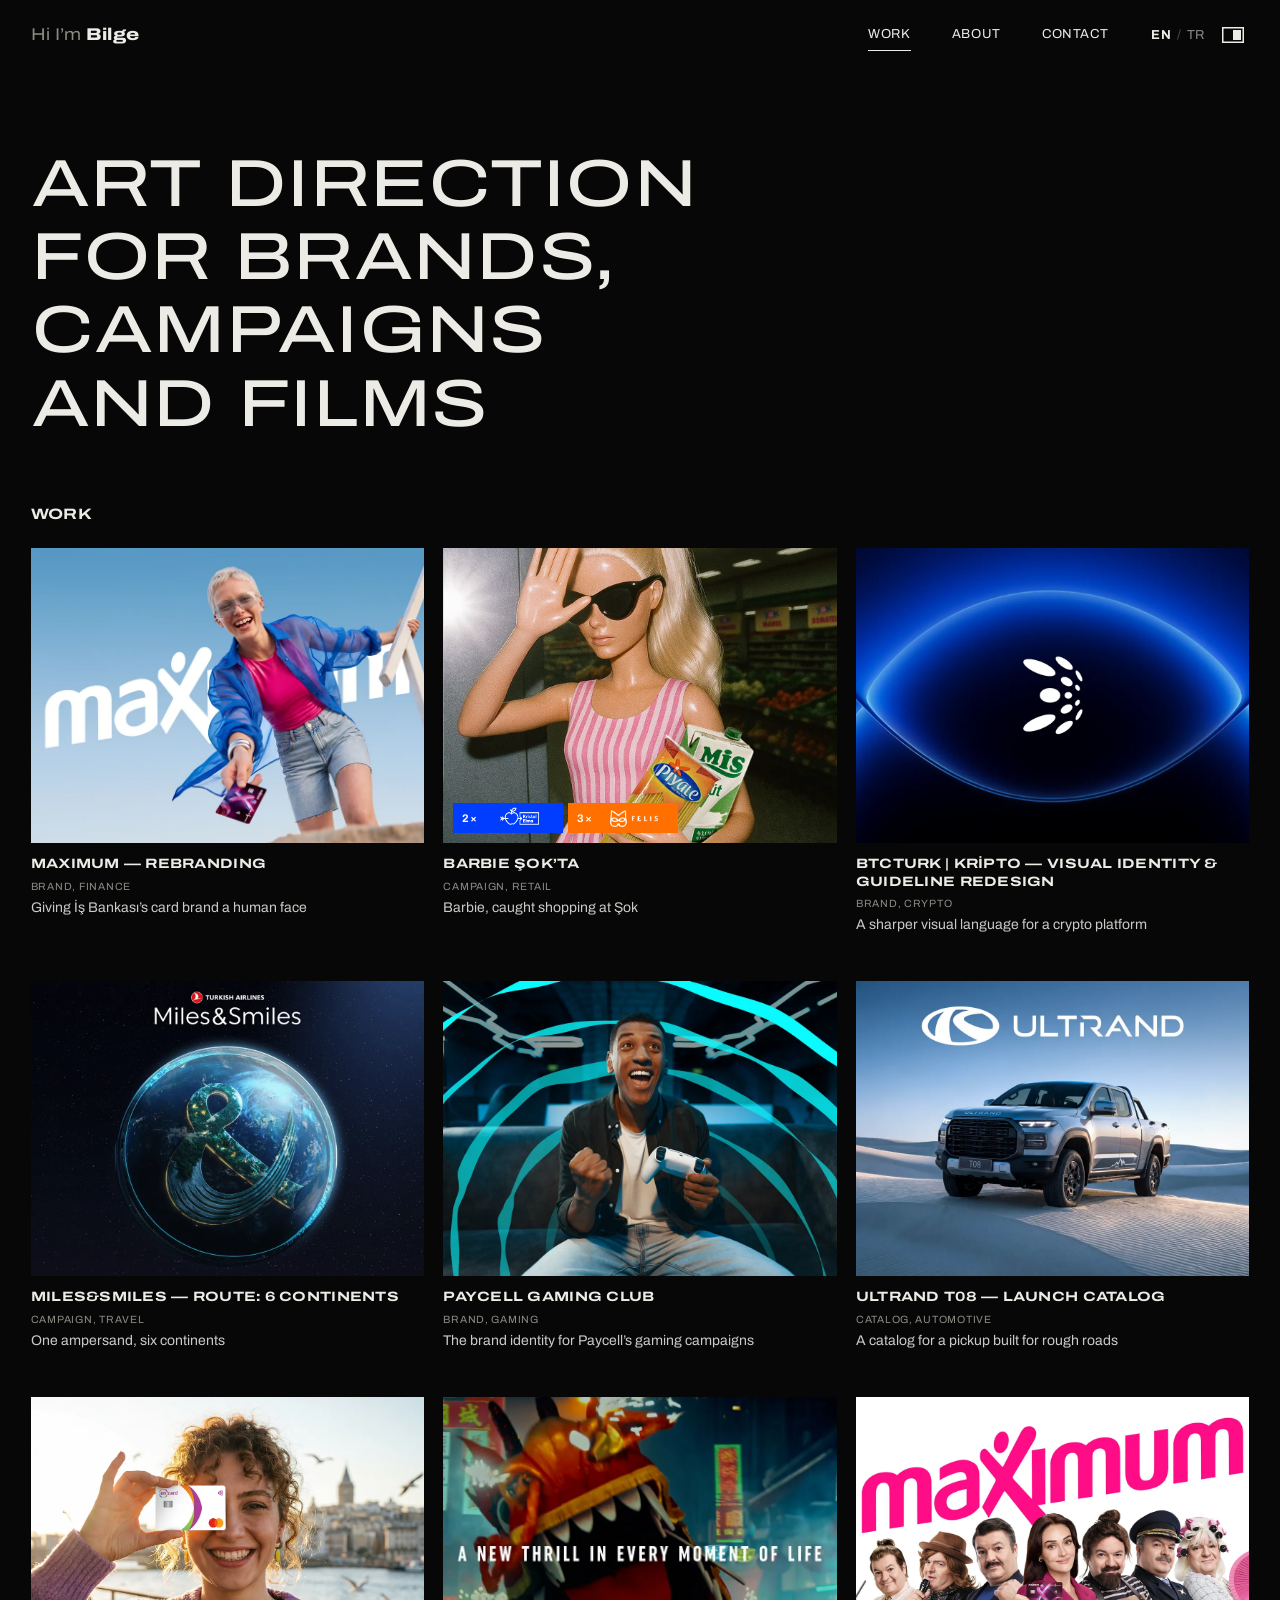
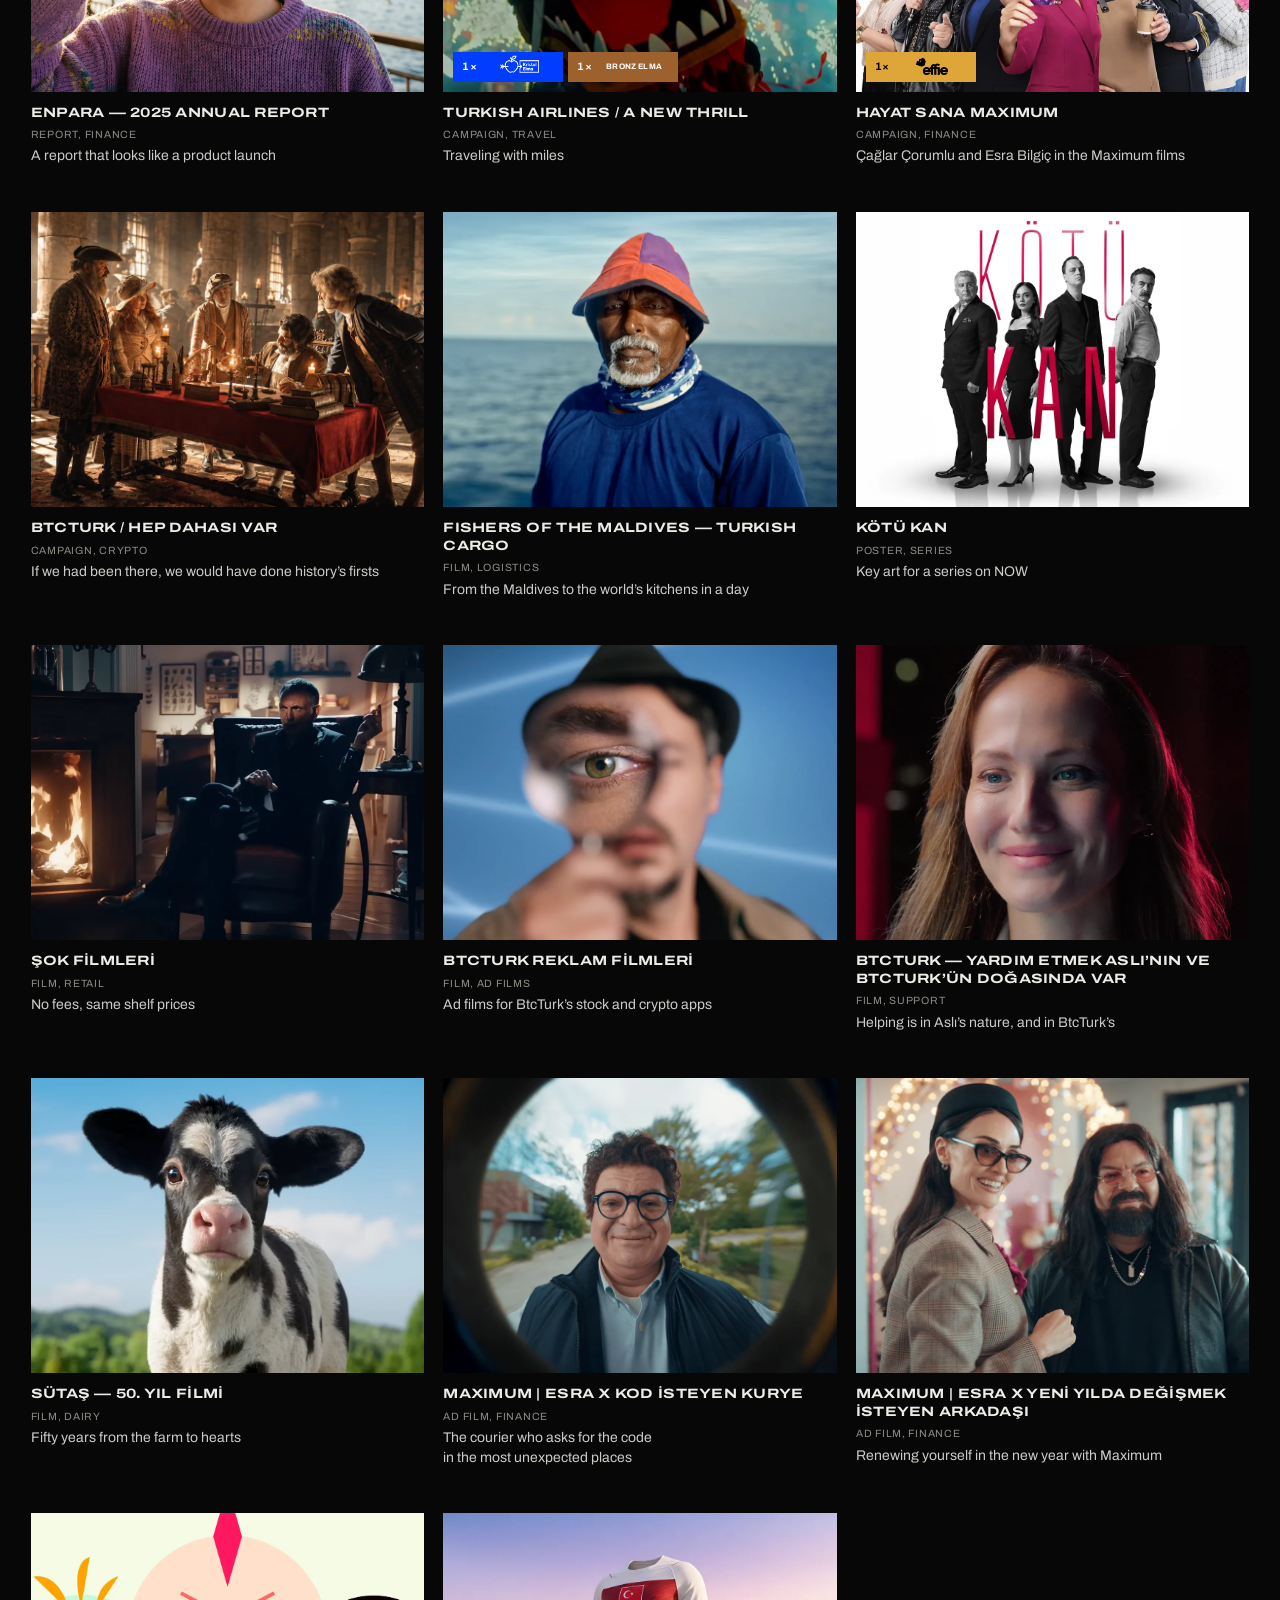
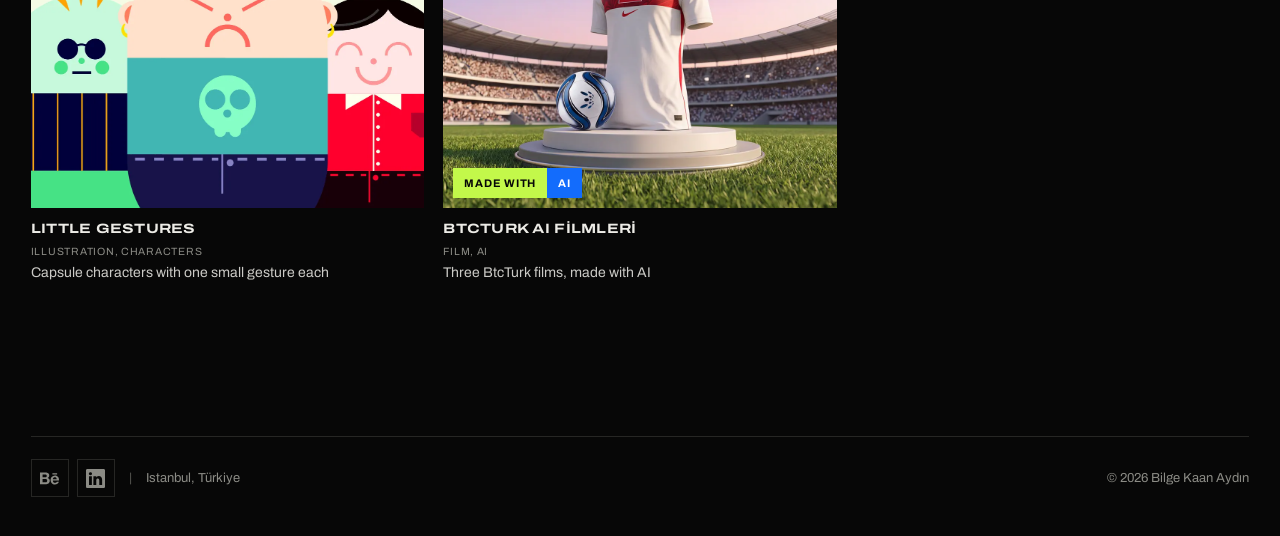
<file: index.html>
<!doctype html>
<html lang="en" data-theme="dark">
<head>
<meta charset="utf-8">
<meta name="viewport" content="width=device-width, initial-scale=1, viewport-fit=cover">
<title>Bilge Kaan — Senior Art Director</title>
<meta name="description" content="Portfolio of Bilge Kaan Aydın, senior art director in Istanbul. Brands, campaigns and films.">
<meta name="theme-color" content="#070707">
<link rel="icon" href="favicon.ico" sizes="48x48">
<link rel="icon" href="favicon.svg" type="image/svg+xml" sizes="any">
<link rel="apple-touch-icon" href="apple-touch-icon.png">
<meta property="og:type" content="website">
<meta property="og:title" content="Bilge Kaan — Senior Art Director">
<meta property="og:description" content="Art direction for brands, campaigns and films. Istanbul.">
<!-- Add after the domain is live (needs an absolute URL):
<meta property="og:image" content="https://YOUR-DOMAIN/assets/img/sok-thumb.webp"> -->

<!--
  FONT: Grtsk Variable (Adobe Fonts).
  When you host this file yourself, create a Web Project on fonts.adobe.com, add "Grtsk Variable",
  then paste your project's stylesheet link below (replace xxxxxxx). The CSS already asks for
  the family name "grtsk-variable" first. Archivo is only a stand-in until the Adobe kit loads.
-->
<!-- <link rel="stylesheet" href="https://use.typekit.net/xxxxxxx.css"> -->
<link rel="preconnect" href="https://fonts.googleapis.com">
<link rel="preconnect" href="https://fonts.gstatic.com" crossorigin>
<link href="https://fonts.googleapis.com/css2?family=Archivo:wdth,wght@62..125,100..900&display=swap" rel="stylesheet">
<link rel="stylesheet" href="css/style.css">

</head>
<body>
<header class="site-head">
  <a class="mark" id="mark" href="#work"></a>
  <nav class="nav" id="nav" aria-label="Main"></nav>
</header>

<main id="app" tabindex="-1"></main>

<footer class="site-foot" id="foot"></footer>

<div class="player" id="player" role="dialog" aria-modal="true" aria-label="Video">
  <div class="box">
    <div class="frame" id="frame"></div>
    <div class="bar"><span id="pfall"></span><button class="x" id="pclose" type="button"></button></div>
  </div>
</div>

<script src="js/data.js"></script>
<script src="js/app.js"></script>
</body>
</html>
</file>
<file: css/style.css>
/* ===== SITE STYLES ===== */
:root{
  color-scheme: dark;
  --bg:#070707; --fg:#ECEBE6; --muted:#8B8B85; --line:#262624; --panel:#121211;
  --pad:clamp(18px,2.4vw,44px);
  --gap:clamp(14px,1.5vw,26px);
  --font:"grtsk-variable","Archivo","Helvetica Neue",Arial,sans-serif;
  box-sizing:border-box;
  padding-top:env(safe-area-inset-top,0px);
  padding-bottom:env(safe-area-inset-bottom,0px);
}
:root[data-theme="light"]{
  color-scheme: light;
  --bg:#EDECE7; --fg:#0A0A09; --muted:#6B6B65; --line:#CFCEC8; --panel:#E2E1DB;
}
html{scroll-padding-top:env(safe-area-inset-top,0px)}
*,*::before,*::after{box-sizing:inherit}
body{
  margin:0;background:var(--bg);color:var(--fg);
  font-family:var(--font);font-weight:400;font-size:15px;line-height:1.55;
  -webkit-font-smoothing:antialiased;text-rendering:optimizeLegibility;
  overflow-x:hidden;
}
body::before{content:"";position:fixed;inset:0 0 auto;height:env(safe-area-inset-top,0px);background:var(--bg);z-index:30}
a{color:inherit}
img,video{display:block;max-width:100%}
a:focus-visible,button:focus-visible{outline:2px solid var(--fg);outline-offset:4px}
#app{outline:none}

/* ---------- header ---------- */
.site-head{
  position:sticky;top:env(safe-area-inset-top,0px);z-index:20;
  display:flex;align-items:center;justify-content:space-between;gap:24px;
  padding:18px var(--pad);background:var(--bg);
}
.mark{text-decoration:none;font-size:17px;letter-spacing:.005em;line-height:1;white-space:nowrap;font-stretch:115%}
.mark .hi{color:var(--muted);font-weight:400}
.mark b{font-weight:800;font-stretch:125%;color:var(--fg)}
.nav{display:flex;align-items:center;gap:clamp(16px,3.2vw,48px)}
.nav a{text-decoration:none;font-size:13px;letter-spacing:.05em;padding:6px 0;border-bottom:1px solid transparent}
.nav a[aria-current="page"]{border-color:var(--fg)}
.tools{display:flex;align-items:center;gap:10px}
.lang{all:unset;cursor:pointer;font-size:13px;letter-spacing:.06em;color:var(--muted);padding:6px 2px}
.lang .on{color:var(--fg);font-weight:700}
.lang i{font-style:normal;margin:0 5px;opacity:.55}
.lang:hover{color:var(--fg)}
.lang:focus-visible{outline:2px solid var(--fg);outline-offset:4px}
.theme{all:unset;cursor:pointer;display:grid;place-items:center;width:32px;height:24px}
.theme:focus-visible{outline:2px solid var(--fg);outline-offset:4px}
.theme svg{width:22px;height:16px;display:block}

/* ---------- work: opening ---------- */
.open{padding:clamp(40px,6.4vw,100px) var(--pad) 0}
.open h1{
  margin:0;max-width:15ch;
  font-weight:450;font-stretch:125%;font-size:clamp(28px,5.2vw,88px);line-height:1.02;
  letter-spacing:.005em;text-wrap:balance;
}
:root[lang="tr"] .open h1{max-width:19ch;font-size:clamp(24px,4.1vw,70px)}
.open h1 .w{display:inline-block;overflow:hidden;vertical-align:top;padding-bottom:.08em}
.open h1 .w>span{display:inline-block;transform:translateY(110%);animation:rise .95s cubic-bezier(.2,.7,.1,1) forwards;animation-delay:calc(var(--i) * 70ms + 120ms)}
.open.still h1 .w>span{animation:none;transform:none}
@keyframes rise{to{transform:none}}
.work-head{padding:clamp(34px,4.6vw,70px) var(--pad) 22px}
.work-head h2{margin:0;font-size:15px;font-weight:700;font-stretch:125%;letter-spacing:.02em}

.grid{
  display:grid;grid-template-columns:repeat(2,minmax(0,1fr));
  gap:clamp(44px,5.5vw,90px) var(--gap);padding:0 var(--pad);
}
.card{display:block;position:relative;color:inherit;text-decoration:none;padding:12px 12px 26px;margin:-12px -12px -26px;transition:background .25s ease,color .25s ease}
.card .img{position:relative;aspect-ratio:4/3;background:var(--panel);overflow:hidden}
.card img{width:100%;height:100%;object-fit:cover}
.badges{position:absolute;z-index:2;left:12px;bottom:12px;right:12px;display:flex;flex-wrap:wrap;gap:6px}
.card .img video.card-vid{position:absolute;inset:0;width:100%;height:100%;object-fit:cover;background:transparent;opacity:0;transition:opacity .7s ease;pointer-events:none}
.card .img video.card-vid.on{opacity:1}
.card{outline:none}
.card .img video.card-vid{transition:opacity .45s ease}
@media (hover:hover){
  .card:hover{z-index:1;background:var(--fg);color:var(--bg)}
  .card:hover .tags{color:var(--bg);opacity:.62}
  .card:hover p{color:var(--bg);opacity:.9}
}
.card:focus-visible{z-index:1;background:var(--fg);color:var(--bg)}
.card:focus-visible .tags{color:var(--bg);opacity:.62}
.card:focus-visible p{color:var(--bg);opacity:.9}
.chip{display:inline-block;padding:5px 9px;background:var(--bg);color:var(--fg);font-size:11px;font-weight:600;letter-spacing:.07em;line-height:1.2}
.award{display:inline-flex;align-items:center;gap:9px;height:36px;padding:0 12px;color:#fff;font-size:13px;font-weight:700;letter-spacing:.03em;line-height:1}
.award img{height:21px;width:auto;max-width:none}
.award.k{background:#003DFF}
.award.f{background:#FF7000}
.award.e{background:#DEA639;color:#000}
.award.br{background:#9C612C}
.award .al{letter-spacing:.08em}
.award.big{height:48px;padding:0 16px;font-size:15px;gap:11px}
.award.big img{height:28px}
.card .row{display:flex;justify-content:space-between;align-items:baseline;gap:18px;margin-top:14px}
.card h3{margin:0;flex:1 1 55%;font-size:15px;line-height:1.3;font-weight:700;font-stretch:125%;letter-spacing:.02em}
.card .tags{flex:0 1 auto;text-align:right;color:var(--muted);font-size:10.5px;letter-spacing:.07em}
.card p{margin:3px 0 0;max-width:46ch;font-size:clamp(14px,1.05vw,16px);line-height:1.4;color:var(--fg);opacity:.86;text-wrap:balance}

/* ---------- project: shared ---------- */
.back{display:inline-block;margin:0 0 clamp(24px,3.4vw,48px);font-size:13px;letter-spacing:.06em;text-decoration:none;border-bottom:1px solid var(--muted);color:var(--muted)}
.back:hover{color:var(--fg);border-color:var(--fg)}
.btn{display:inline-block;border:1px solid var(--fg);padding:13px 22px;font-size:13px;letter-spacing:.07em;text-decoration:none;background:transparent;color:var(--fg);font-family:inherit;cursor:pointer}
.btn:hover,.btn:focus-visible{background:var(--fg);color:var(--bg)}
.btn.solid{background:var(--fg);color:var(--bg)}
.btn.solid:hover{background:transparent;color:var(--fg)}
.actions{display:flex;flex-wrap:wrap;gap:12px}
.pager{display:grid;grid-template-columns:1fr 1fr;gap:var(--gap);margin:clamp(72px,9vw,140px) var(--pad) 0;border-top:1px solid var(--line)}
.pager a{display:block;text-decoration:none;padding:26px 0 0}
.pager a:last-child{text-align:right}
.pager small{display:block;color:var(--muted);font-size:12px;letter-spacing:.07em;margin-bottom:10px}
.pager span{display:block;font-size:clamp(15px,1.6vw,22px);line-height:1.25;font-weight:600;font-stretch:125%}
.pager a:hover span{text-decoration:underline;text-underline-offset:5px;text-decoration-thickness:1px}
.vid{display:block;width:100%;height:auto;background:var(--panel)}

/* ---------- project: split (cover only) ---------- */
.split{display:grid;grid-template-columns:minmax(0,7fr) minmax(0,5fr);align-items:start;gap:clamp(28px,4.5vw,80px);padding:clamp(20px,3vw,44px) var(--pad) 0}
.split .media{position:sticky;top:calc(env(safe-area-inset-top,0px) + 84px);background:var(--panel)}
.split .media img{width:100%;height:auto}
.split h1{margin:0;font-size:clamp(22px,2.5vw,38px);line-height:1.08;font-weight:600;font-stretch:125%;text-wrap:balance}
.split .sub{margin:20px 0 22px;font-size:clamp(17px,1.5vw,21px);line-height:1.3;text-wrap:balance}
.split .body p{margin:0 0 1.1em;max-width:52ch;font-size:clamp(15px,1.15vw,17px);line-height:1.5;text-wrap:pretty}
.meta{display:grid;grid-template-columns:max-content 1fr;gap:12px 36px;margin:30px 0;padding-top:22px;border-top:1px solid var(--line)}
.meta dt{color:var(--muted);font-size:12px;letter-spacing:.07em;padding-top:2px}
.meta dd{margin:0}
.chipset{display:flex;flex-wrap:wrap;gap:8px;align-items:center}

/* ---------- project: story (full presentation) ---------- */
.story{padding:clamp(20px,3vw,44px) var(--pad) 0;overflow-x:clip}
.story figure{margin:0;background:var(--panel);overflow:hidden}
.story figure img{width:100%;height:auto}
.story figure.fit img{height:100%;object-fit:cover}
.b{margin-top:var(--gap)}
.b-pair{display:grid;grid-template-columns:repeat(2,minmax(0,1fr));gap:var(--gap);align-items:start}
.b-trio{display:grid;grid-template-columns:repeat(3,minmax(0,1fr));gap:var(--gap);align-items:start}
.b-bleed{margin-left:calc(var(--pad) * -1);margin-right:calc(var(--pad) * -1)}
.b-bleed figure{background:transparent}
.b-asym{display:grid;grid-template-columns:minmax(0,8fr) minmax(0,4fr);gap:var(--gap);align-items:end}
.b-asym.flip{grid-template-columns:minmax(0,4fr) minmax(0,8fr)}
.b-offset{display:grid;grid-template-columns:minmax(0,7fr) minmax(0,5fr);gap:var(--gap);align-items:start;padding-bottom:clamp(20px,6vw,100px)}
.b-offset>*:nth-child(2){margin-top:clamp(40px,12vw,200px)}
.b-stagger{display:grid;grid-template-columns:repeat(3,minmax(0,1fr));gap:var(--gap);align-items:start;padding-bottom:clamp(20px,5vw,80px)}
.b-stagger>*:nth-child(2){margin-top:clamp(30px,8vw,140px)}
.b-stagger>*:nth-child(3){margin-top:clamp(12px,3vw,50px)}
.b-bands{display:grid;gap:0}
.b-mosaic{display:grid;grid-template-columns:repeat(12,minmax(0,1fr));gap:var(--gap);align-items:start}
.b-rail{display:flex;gap:var(--gap);overflow-x:auto;scroll-snap-type:x proximity;margin-left:calc(var(--pad) * -1);margin-right:calc(var(--pad) * -1);padding:0 var(--pad) 14px}
.b-rail figure{flex:0 0 auto;height:min(68vh,600px);scroll-snap-align:start}
.b-rail figure img{height:100%;width:auto;max-width:none}
.b-rail video{height:100%;width:auto;max-width:none}
.b-statement{margin:clamp(64px,10vw,160px) 0 clamp(40px,7vw,110px);max-width:24ch;font-size:clamp(24px,3.6vw,56px);line-height:1.08;font-weight:450;font-stretch:115%;text-wrap:balance}
.b-film{display:grid;grid-template-columns:minmax(0,7fr) minmax(0,5fr);gap:clamp(24px,3.4vw,64px);align-items:center;padding:clamp(36px,5vw,84px) 0}
.b-film.flip{grid-template-columns:minmax(0,5fr) minmax(0,7fr)}
.b-film.flip .play{order:2}
.play{all:unset;cursor:pointer;position:relative;display:block;background:var(--panel);overflow:hidden}
.play img{width:100%;height:auto}
.play .tri{position:absolute;left:50%;top:50%;width:76px;height:76px;margin:-38px 0 0 -38px;border-radius:50%;background:var(--bg);display:grid;place-items:center;transition:transform .25s ease}
.play .tri::after{content:"";margin-left:5px;border-style:solid;border-width:11px 0 11px 18px;border-color:transparent transparent transparent var(--fg)}
.play:hover .tri{transform:scale(1.08)}
.play:focus-visible{outline:2px solid var(--fg);outline-offset:4px}
.b-player .play{width:100%}
.play.live{cursor:default;width:100%;background:#000}
.play.live iframe{position:absolute;inset:0;width:100%;height:100%;border:0}
.ptoast{position:absolute;left:14px;right:14px;bottom:14px;z-index:5;background:rgba(0,0,0,.86);color:#fff;padding:12px 16px;font-size:14px;line-height:1.45;text-align:left;pointer-events:none}
.ptoast b{font-weight:600;word-break:break-all;user-select:all}
.pnote{max-width:620px;text-align:center;font-size:15px;line-height:1.55}
.pnote p{margin:0 0 10px}
.pnote .sel{user-select:all;-webkit-user-select:all;word-break:break-all;font-family:ui-monospace,Menlo,monospace;font-size:14px;color:var(--fg)}
.modalnote{color:#ddd;padding:24px}
.ftxt h3{margin:0 0 12px;font-size:15px;line-height:1.3;font-weight:700;font-stretch:125%;letter-spacing:.02em}
.ftxt p{margin:0 0 1.1em;max-width:34em;font-size:clamp(15px,1.25vw,18px);line-height:1.42}
.intro{display:grid;grid-template-columns:minmax(0,1fr) minmax(0,1fr);gap:var(--gap);padding:clamp(52px,7vw,110px) 0 clamp(48px,6vw,96px)}
.intro .name{margin:0;font-size:15px;line-height:1.3;font-weight:700;font-stretch:125%;letter-spacing:.02em}
.intro .client{display:block;margin-top:8px;color:var(--muted);font-size:13px;font-weight:400;font-stretch:100%;letter-spacing:.07em}
.intro h2{margin:0 0 clamp(16px,2vw,26px);max-width:34ch;font-size:clamp(14px,1.15vw,17px);line-height:1.25;font-weight:700;font-stretch:125%;letter-spacing:.015em;text-wrap:balance}
.intro .copy p{margin:0 0 1em;max-width:36em;font-size:clamp(16px,1.35vw,19px);line-height:1.38;text-wrap:pretty}
.intro .copy .note{margin:clamp(24px,2.6vw,36px) 0 0;max-width:46em;color:var(--muted);font-size:12.5px;line-height:1.5}
.c-meta{display:flex;flex-wrap:wrap;gap:22px 48px;margin:clamp(32px,4vw,56px) 0 0}
.c-meta div{min-width:0}
.c-meta dt{color:var(--muted);font-size:12px;letter-spacing:.07em;margin-bottom:6px}
.c-meta dd{margin:0;display:flex;flex-wrap:wrap;gap:8px;align-items:center}
.c-meta .chip{background:transparent;border:1px solid var(--fg);padding:7px 11px}
.intro .actions{margin-top:clamp(28px,3.6vw,44px)}
.b-text{display:grid;grid-template-columns:minmax(0,1fr) minmax(0,1fr);gap:var(--gap);padding:clamp(48px,7vw,110px) 0 clamp(8px,2vw,24px)}
.b-text h3{margin:0;font-size:15px;font-weight:700;font-stretch:125%;letter-spacing:.02em}
.b-text p{margin:0 0 1em;max-width:36em;font-size:clamp(16px,1.35vw,19px);line-height:1.38;text-wrap:pretty}
.b-split{display:grid;grid-template-columns:minmax(0,1fr) minmax(0,1fr);gap:var(--gap);align-items:start}
.b-split .side{padding:clamp(4px,1vw,16px) 0 0 0}
.b-split h3{margin:0 0 18px;font-size:15px;font-weight:700;font-stretch:125%;letter-spacing:.02em}
.b-split p{margin:0 0 1em;max-width:32em;font-size:clamp(16px,1.35vw,19px);line-height:1.38;text-wrap:pretty}


.b-sec{display:grid;grid-template-columns:minmax(0,1fr) minmax(0,1fr);gap:var(--gap);padding:clamp(56px,8vw,130px) 0 clamp(20px,3vw,48px)}
.b-sec h3{margin:0;max-width:16ch;font-size:clamp(24px,3vw,44px);line-height:1.08;font-weight:450;font-stretch:115%;text-wrap:balance}
.b-sec p{margin:0 0 1em;max-width:36em;font-size:clamp(16px,1.35vw,19px);line-height:1.38;text-wrap:pretty}
.b-sec .stats{display:flex;flex-wrap:wrap;gap:20px clamp(28px,4vw,64px);margin:clamp(20px,2.6vw,36px) 0}
.b-sec .stats div{min-width:0}
.b-sec .stats dt{font-size:clamp(30px,3.6vw,56px);line-height:1;font-weight:450;font-stretch:115%}
.b-sec .stats dd{margin:8px 0 0;color:var(--muted);font-size:13px;letter-spacing:.07em}
.b-sec .closing{color:var(--muted)}
.b-jgrid{display:grid;gap:var(--gap)}
.jrow{display:flex;gap:var(--gap)}
.jrow figure{min-width:0}
.jrow figure img,.jrow figure video{width:100%;height:auto}

/* ---------- player ---------- */
.player{position:fixed;inset:0;z-index:60;display:none;align-items:center;justify-content:center;background:rgba(0,0,0,.92);padding:clamp(16px,4vw,56px)}
.player.open{display:flex}
.player .box{width:min(1280px,100%)}
.player .frame{position:relative;width:100%;aspect-ratio:16/9;background:#000}
.player iframe{position:absolute;inset:0;width:100%;height:100%;border:0}
.player .bar{display:flex;justify-content:space-between;gap:16px;align-items:center;margin-top:14px;color:#cfcfc8;font-size:13px}
.player .bar a{color:#fff}
.player .x{all:unset;cursor:pointer;color:#fff;font-size:13px;letter-spacing:.07em;padding:6px 0;border-bottom:1px solid #fff}
.player .x:focus-visible{outline:2px solid #fff;outline-offset:4px}

/* ---------- about + contact ---------- */
.page{padding:clamp(72px,11vw,170px) var(--pad) 0}
.lead{margin:0 0 clamp(36px,5vw,72px);max-width:24ch;font-size:clamp(24px,3.6vw,56px);line-height:1.1;font-weight:450;font-stretch:115%;text-wrap:balance}
.about-copy{display:grid;grid-template-columns:minmax(0,3fr) minmax(0,9fr);gap:0 var(--gap);margin-bottom:clamp(64px,9vw,130px)}
.about-copy .col p{margin:0 0 1.1em;max-width:46em;font-size:clamp(16px,1.35vw,19px);line-height:1.42;text-wrap:pretty}
.facts{display:grid;grid-template-columns:minmax(0,3fr) minmax(0,9fr);gap:0 var(--gap)}
.facts>h2{margin:0;padding:26px 0;border-top:1px solid var(--line);color:var(--muted);font-size:12px;font-weight:400;letter-spacing:.07em}
.facts>div{padding:22px 0;border-top:1px solid var(--line)}
.facts p{margin:4px 0;max-width:52em}
.job{display:grid;grid-template-columns:8em minmax(0,1fr) minmax(0,1.4fr);gap:6px 24px;padding:8px 0}
.job .when{color:var(--muted)}
.job b{display:block;font-weight:600}
.job small{display:block;color:var(--muted);font-size:13px}
.rec{display:flex;flex-direction:column;gap:14px}
.rec div{display:flex;flex-wrap:wrap;gap:10px;align-items:center}
.rec a{margin-left:6px;border-bottom:1px solid var(--muted);text-decoration:none}
.links{display:flex;flex-wrap:wrap;gap:12px}
.ico{display:inline-flex;align-items:center;justify-content:center;width:38px;height:38px;border:1px solid var(--line);text-decoration:none}
.ico:hover,.ico:focus-visible{border-color:var(--fg)}
.ico svg{width:19px;height:19px;display:block}
.contact-list{display:grid;margin-top:clamp(28px,4vw,56px);max-width:760px}
.contact-list a,.contact-list div{display:grid;grid-template-columns:9em minmax(0,1fr);gap:20px;padding:20px 0;border-top:1px solid var(--line);text-decoration:none;font-size:clamp(16px,1.5vw,21px)}
.contact-list .val{display:flex;align-items:center;gap:12px}
.contact-list .val svg{width:20px;height:20px;flex:none}
.contact-list a:hover .val span{text-decoration:underline;text-underline-offset:5px;text-decoration-thickness:1px}
.contact-list .lab{color:var(--muted);font-size:12px;letter-spacing:.07em;padding-top:.5em}
.contact-list>*:last-child{border-bottom:1px solid var(--line)}

/* ---------- footer ---------- */
.site-foot{margin-top:clamp(90px,12vw,170px);padding:0 var(--pad) clamp(24px,3vw,40px)}
.foot-row{display:flex;flex-wrap:wrap;justify-content:space-between;align-items:center;gap:16px 32px;padding-top:22px;border-top:1px solid var(--line);color:var(--muted);font-size:13px}
.foot-left{display:flex;align-items:center;gap:14px}
.foot-left .soc{display:flex;gap:8px}
.foot-left .bar{opacity:.6}
body[data-view="about"] .foot-left .soc,body[data-view="about"] .foot-left .bar,body[data-view="contact"] .foot-left .soc,body[data-view="contact"] .foot-left .bar{display:none}

@media (max-width:900px){
  .split{grid-template-columns:1fr}
  .split .media{position:static}
  .intro,.b-text,.b-split,.b-sec,.about-copy,.facts,.b-film,.b-film.flip{grid-template-columns:1fr}
  .b-film.flip .play{order:0}
  .intro{gap:28px}
  .facts>h2{padding-bottom:0}
  .facts>div{border-top:0;padding-top:12px}
  .b-split .side{padding-top:20px}
  .job{grid-template-columns:1fr}
  .b-asym,.b-asym.flip,.b-offset{grid-template-columns:1fr}
  .b-asym{align-items:start}
  .b-offset>*:nth-child(2){margin-top:0}
  .b-mosaic{grid-template-columns:1fr}
  .b-mosaic>*{grid-column:auto!important;grid-row:auto!important}
}
@media (max-width:720px){
  .grid{grid-template-columns:1fr}
  .b-pair{grid-template-columns:1fr}
  .b-trio,.b-stagger{grid-template-columns:1fr}
  .jrow{flex-direction:column}
  .jrow figure{flex:none!important;width:100%}
  .b-stagger>*:nth-child(n){margin-top:0}
  .nav{gap:12px}
  .nav a{font-size:12px}
  .mark{font-size:14px}
  .tools{gap:4px}
  .card .row{flex-direction:column;gap:6px}
  .card .tags{text-align:left}
  .contact-list a,.contact-list div{grid-template-columns:1fr;gap:4px}
  .b-rail figure{height:min(56vh,420px)}
}
@media (max-width:560px){
  .site-head{flex-wrap:wrap;gap:10px 16px;padding-top:14px;padding-bottom:12px}
  .nav{width:100%;justify-content:space-between;gap:10px}
  .nav a{font-size:12px}
}
@media (prefers-reduced-motion:reduce){
  .open h1 .w>span{animation:none;transform:none}
}
@media (min-width:1180px){
  .grid{grid-template-columns:repeat(3,minmax(0,1fr));gap:clamp(40px,3.6vw,64px) var(--gap)}
  .card .row{flex-direction:column;gap:6px;margin-top:12px}
  .card .row h3{flex:none;font-size:13.5px}
  .card .tags{text-align:left}
  .card p{font-size:14px;max-width:none}
  .card .badges{left:10px;right:10px;bottom:10px;gap:5px}
  .card .award{height:30px;padding:0 9px;font-size:11px;gap:7px}
  .card .award img{height:17px}
  .card .chip{padding:4px 8px;font-size:10px}
}
@media (min-width:1100px){
  :root{--mx:1120px}
  .story .hero:not(.full) figure video{width:100%;max-height:min(60vh,calc((100vw - 2 * var(--pad)) / 2.35));object-fit:cover}
  .story .hero:not(.full) figure:not(.fit) img{width:100%;max-height:min(62vh,calc((100vw - 2 * var(--pad)) / 2.1));object-fit:contain}
  .story .b-player,.story .b-vplayer{max-width:960px;margin-left:auto;margin-right:auto}
}
.award{--aw:156px;width:var(--aw);justify-content:flex-start}
.card .award{--aw:110px}
.award > :nth-child(2){margin:0 auto}
.award .al{font-size:.72em;letter-spacing:.02em;line-height:1;white-space:nowrap}
.award.k img{transform:translateY(-13.4%)}
.chip.ai,.c-meta .chip.ai,.card .chip.ai{display:inline-flex;align-items:stretch;height:30px;padding:0;border:0;background:transparent;font-size:11px;font-weight:700;letter-spacing:.07em;line-height:1}
.chip.ai span{display:inline-flex;align-items:center;padding:0 11px}
.chip.ai .g{background:#C3F84A;color:#070707}
.chip.ai .bl{background:#136CFC;color:#fff}
.c-meta .chip.ai{height:36px;font-size:12px}
.b-vplayer video{display:block;width:100%;height:auto;background:#000}
</file>
